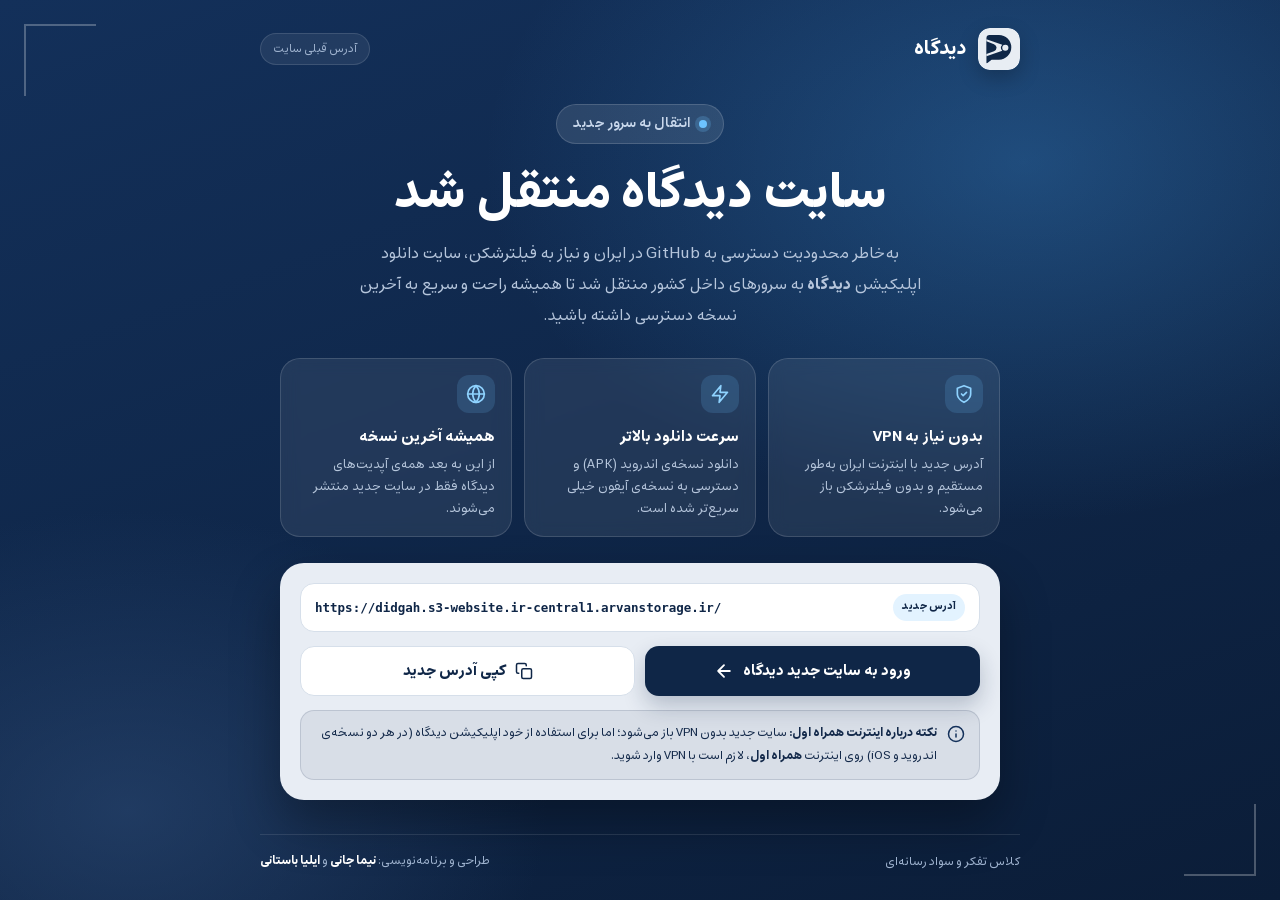
<file: index.html>
<!DOCTYPE html>
<html lang="fa" dir="rtl">
<head>
<meta charset="UTF-8">
<meta name="viewport" content="width=device-width, initial-scale=1, viewport-fit=cover">
<title>سایت دیدگاه منتقل شد | تفکر و سواد رسانه‌ای</title>
<meta name="description" content="سایت دانلود اپلیکیشن دیدگاه (تفکر و سواد رسانه‌ای) برای دسترسی بدون فیلترشکن به ابر آروان منتقل شد.">
<meta name="robots" content="noindex, follow">
<link rel="canonical" href="https://didgah.s3-website.ir-central1.arvanstorage.ir/">
<meta name="theme-color" content="#0f2647">
<link rel="icon" type="image/png" sizes="64x64" href="assets/img/logo-64.png">
<link rel="apple-touch-icon" href="assets/img/logo-192.png">
<link rel="preload" href="assets/fonts/estedad_regular.ttf" as="font" type="font/ttf" crossorigin>
<link rel="preload" href="assets/fonts/estedad_bold.ttf" as="font" type="font/ttf" crossorigin>
<style>
  @font-face { font-family: Estedad; src: url(assets/fonts/estedad_regular.ttf) format("truetype"); font-weight: 400; font-display: swap; }
  @font-face { font-family: Estedad; src: url(assets/fonts/estedad_medium.ttf) format("truetype"); font-weight: 500; font-display: swap; }
  @font-face { font-family: Estedad; src: url(assets/fonts/estedad_semibold.ttf) format("truetype"); font-weight: 600; font-display: swap; }
  @font-face { font-family: Estedad; src: url(assets/fonts/estedad_bold.ttf) format("truetype"); font-weight: 700; font-display: swap; }

  :root {
    --navy-900: #0b1d38;
    --navy-800: #0f2647;
    --navy-700: #13305a;
    --navy-500: #2c4a75;
    --blue: #3d8fd6;
    --ice: #e8edf4;
    --ice-2: #d6dfea;
    --text: #13294a;
    --muted: #5d6f88;
    --white: #ffffff;
    --safe-b: env(safe-area-inset-bottom, 0px);
  }
  * { box-sizing: border-box; margin: 0; padding: 0; }
  html { -webkit-text-size-adjust: 100%; }
  body {
    font-family: Estedad, Tahoma, sans-serif;
    color: var(--white);
    background: var(--navy-900);
    line-height: 1.9;
    -webkit-font-smoothing: antialiased;
    -webkit-tap-highlight-color: transparent;
    overflow-x: hidden;
  }
  a { color: inherit; text-decoration: none; }
  :focus-visible { outline: 3px solid #6cc3ff; outline-offset: 3px; border-radius: 8px; }

  .moved-page {
    position: relative;
    min-height: 100vh;
    min-height: 100svh;
    background:
      radial-gradient(900px 600px at 80% 18%, rgba(61,143,214,.35), transparent 60%),
      radial-gradient(700px 500px at 10% 90%, rgba(44,74,117,.6), transparent 60%),
      linear-gradient(160deg, var(--navy-700), var(--navy-900));
    display: flex;
    flex-direction: column;
    justify-content: space-between;
    padding: 28px 24px calc(26px + var(--safe-b));
    overflow: hidden;
  }

  .corner {
    position: absolute;
    width: 72px;
    height: 72px;
    border-color: rgba(255,255,255,.26);
    border-style: solid;
    pointer-events: none;
  }
  .corner.tl { top: 24px; left: 24px; border-width: 2px 0 0 2px; }
  .corner.br { bottom: 24px; right: 24px; border-width: 0 2px 2px 0; }

  .top-brand {
    width: min(760px, 100%);
    margin: 0 auto;
    display: flex;
    align-items: center;
    justify-content: space-between;
    position: relative;
    z-index: 2;
  }
  .brand {
    display: inline-flex;
    align-items: center;
    gap: 12px;
    font-weight: 700;
    font-size: 1.25rem;
    color: var(--white);
  }
  .brand svg {
    width: 42px;
    height: 42px;
    border-radius: 12px;
    box-shadow: 0 8px 20px rgba(0,0,0,.22);
  }
  .old-tag {
    font-size: 12px;
    color: #9fb3cf;
    background: rgba(255,255,255,.07);
    border: 1px solid rgba(255,255,255,.12);
    padding: 4px 12px;
    border-radius: 999px;
  }

  .center-card {
    width: min(720px, 100%);
    margin: 28px auto;
    position: relative;
    z-index: 2;
    text-align: center;
  }

  .eyebrow {
    display: inline-flex;
    align-items: center;
    gap: 8px;
    padding: 5px 16px;
    border-radius: 999px;
    font-size: 0.9rem;
    font-weight: 600;
    background: rgba(255,255,255,.1);
    color: #c9d8ec;
    border: 1px solid rgba(255,255,255,.15);
  }
  .eyebrow::before {
    content: "";
    width: 8px;
    height: 8px;
    border-radius: 50%;
    background: #6cc3ff;
    box-shadow: 0 0 0 4px rgba(108,195,255,.22);
  }

  .center-card h1 {
    font-size: clamp(2rem, 4.8vw, 3.2rem);
    font-weight: 700;
    line-height: 1.35;
    margin: 16px 0 10px;
  }

  .lead {
    color: #b6c6dc;
    font-size: 1.02rem;
    max-width: 580px;
    margin: 0 auto;
  }

  .reasons {
    display: grid;
    grid-template-columns: repeat(3, 1fr);
    gap: 12px;
    margin-top: 26px;
    text-align: right;
  }
  .reason {
    background: rgba(255,255,255,.08);
    border: 1px solid rgba(255,255,255,.14);
    border-radius: 20px;
    padding: 16px;
    -webkit-backdrop-filter: blur(8px);
    backdrop-filter: blur(8px);
  }
  .reason-ic {
    width: 38px;
    height: 38px;
    border-radius: 12px;
    background: rgba(108,195,255,.16);
    color: #8fd3ff;
    display: flex;
    align-items: center;
    justify-content: center;
    margin-bottom: 10px;
  }
  .reason h3 {
    font-size: 0.95rem;
    font-weight: 700;
    color: var(--white);
    margin-bottom: 4px;
  }
  .reason p {
    font-size: 0.82rem;
    color: #b6c6dc;
    line-height: 1.65;
  }

  .cta-panel {
    margin-top: 26px;
    background: var(--ice);
    color: var(--text);
    border-radius: 24px;
    padding: 20px;
    box-shadow: 0 24px 50px rgba(0,0,0,.32);
  }
  .new-url-box {
    display: flex;
    align-items: center;
    justify-content: space-between;
    gap: 10px;
    background: var(--white);
    border: 1px solid var(--ice-2);
    border-radius: 14px;
    padding: 10px 14px;
    margin-bottom: 14px;
    direction: ltr;
  }
  .new-url-text {
    font-family: ui-monospace, SFMono-Regular, Menlo, monospace;
    font-size: 12.5px;
    color: var(--navy-800);
    font-weight: 600;
    overflow: hidden;
    text-overflow: ellipsis;
    white-space: nowrap;
  }
  .url-badge {
    flex: none;
    background: #e3f3ff;
    color: var(--navy-800);
    font-family: Estedad, Tahoma, sans-serif;
    font-size: 11px;
    font-weight: 700;
    padding: 3px 9px;
    border-radius: 999px;
  }

  .cta-row {
    display: grid;
    grid-template-columns: 1fr 1fr;
    gap: 10px;
    width: 100%;
  }
  .btn {
    display: inline-flex;
    align-items: center;
    justify-content: center;
    gap: 9px;
    width: 100%;
    height: 50px;
    padding: 0 20px;
    font-family: inherit;
    font-weight: 700;
    font-size: 0.96rem;
    border-radius: 14px;
    border: 0;
    cursor: pointer;
    text-decoration: none;
    transition: transform .15s, box-shadow .2s, background .2s;
  }
  .btn:active { transform: scale(.98); }
  .btn-dark {
    background: var(--navy-800);
    color: var(--white);
    box-shadow: 0 10px 22px rgba(15,38,71,.24);
  }
  .btn-light {
    background: var(--white);
    color: var(--navy-800);
    border: 1.5px solid var(--ice-2);
  }
  @media (hover: hover) {
    .btn-dark:hover { background: var(--navy-700); transform: translateY(-2px); }
    .btn-light:hover { background: #f5f8fc; }
  }

  .mci-note {
    margin-top: 14px;
    display: flex;
    align-items: flex-start;
    gap: 10px;
    text-align: right;
    background: rgba(15,38,71,.07);
    border: 1px solid rgba(15,38,71,.14);
    border-radius: 14px;
    padding: 11px 14px;
    font-size: 12.5px;
    line-height: 1.75;
    color: var(--text);
  }
  .mci-note svg {
    flex: none;
    margin-top: 3px;
    color: var(--navy-700);
  }

  .foot {
    width: min(760px, 100%);
    margin: 0 auto;
    padding-top: 14px;
    border-top: 1px solid rgba(255,255,255,.1);
    display: flex;
    align-items: center;
    justify-content: space-between;
    flex-wrap: wrap;
    gap: 8px;
    font-size: 12.5px;
    color: #9fb3cf;
    position: relative;
    z-index: 2;
  }
  .foot b { color: var(--white); }

  .toast {
    position: fixed;
    bottom: 22px;
    left: 50%;
    transform: translateX(-50%) translateY(20px);
    background: var(--navy-800);
    color: var(--white);
    border: 1px solid rgba(255,255,255,.2);
    padding: 10px 18px;
    border-radius: 14px;
    font-size: 13px;
    opacity: 0;
    pointer-events: none;
    transition: .2s;
    z-index: 99;
  }
  .toast.show { opacity: 1; transform: translateX(-50%) translateY(0); }

  @media (max-width: 680px) {
    .corner { display: none; }
    .moved-page { padding: 20px 16px calc(22px + var(--safe-b)); }
    .center-card { margin: 20px auto; }
    .center-card h1 { font-size: 1.85rem; }
    .lead { font-size: 0.92rem; }
    .reasons { grid-template-columns: 1fr; gap: 10px; }
    .cta-panel { padding: 16px; }
    .cta-row { grid-template-columns: 1fr; }
    .foot { flex-direction: column; align-items: center; text-align: center; }
  }
</style>
</head>
<body>
  <div class="moved-page">
    <span class="corner tl" aria-hidden="true"></span>
    <span class="corner br" aria-hidden="true"></span>

    <header class="top-brand">
      <a class="brand" href="https://didgah.s3-website.ir-central1.arvanstorage.ir/">
        <svg xmlns="http://www.w3.org/2000/svg" viewBox="0 0 822 822" aria-hidden="true"><g transform="translate(-235 -211)"><path fill="#E8EDF3" d="M465,211L827,211A230,230 0 0 1,1057 441L1057,803A230,230 0 0 1,827 1033L465,1033A230,230 0 0 1,235 803L235,441A230,230 0 0 1,465 211Z"/><path fill="#0F2747" d="M400,410Q400,347 463,347L645,347A242,242 0 0 1,645 831L502,831L418,896Q400,906 400,885Z"/><path fill="#E8EDF3" d="M400,430L710,540A84,84 0 0 0,710 657L400,765Z"/><path fill="#0F2747" d="M400,472L548,530Q598,552 598,598Q598,644 548,666L400,722Z"/><path fill="#E8EDF3" d="M710,598A60,60 0,1 0,830 598A60,60 0,1 0,710 598Z"/></g></svg>
        دیدگاه
      </a>
      <span class="old-tag">آدرس قبلی سایت</span>
    </header>

    <main class="center-card">
      <span class="eyebrow">انتقال به سرور جدید</span>
      <h1>سایت دیدگاه منتقل شد</h1>
      <p class="lead">
        به‌خاطر محدودیت دسترسی به GitHub در ایران و نیاز به فیلترشکن، سایت دانلود اپلیکیشن <b>دیدگاه</b> به سرورهای داخل کشور منتقل شد تا همیشه راحت و سریع به آخرین نسخه دسترسی داشته باشید.
      </p>

      <div class="reasons">
        <div class="reason">
          <div class="reason-ic" aria-hidden="true">
            <svg width="20" height="20" viewBox="0 0 24 24" fill="none" stroke="currentColor" stroke-width="2" stroke-linecap="round" stroke-linejoin="round"><path d="M12 22s8-4 8-10V5l-8-3-8 3v7c0 6 8 10 8 10z"/><path d="M9 12l2 2 4-4"/></svg>
          </div>
          <h3>بدون نیاز به VPN</h3>
          <p>آدرس جدید با اینترنت ایران به‌طور مستقیم و بدون فیلترشکن باز می‌شود.</p>
        </div>
        <div class="reason">
          <div class="reason-ic" aria-hidden="true">
            <svg width="20" height="20" viewBox="0 0 24 24" fill="none" stroke="currentColor" stroke-width="2" stroke-linecap="round" stroke-linejoin="round"><polygon points="13 2 3 14 12 14 11 22 21 10 12 10 13 2"/></svg>
          </div>
          <h3>سرعت دانلود بالاتر</h3>
          <p>دانلود نسخه‌ی اندروید (APK) و دسترسی به نسخه‌ی آیفون خیلی سریع‌تر شده است.</p>
        </div>
        <div class="reason">
          <div class="reason-ic" aria-hidden="true">
            <svg width="20" height="20" viewBox="0 0 24 24" fill="none" stroke="currentColor" stroke-width="2" stroke-linecap="round" stroke-linejoin="round"><circle cx="12" cy="12" r="10"/><line x1="2" y1="12" x2="22" y2="12"/><path d="M12 2a15.3 15.3 0 0 1 4 10 15.3 15.3 0 0 1-4 10 15.3 15.3 0 0 1-4-10 15.3 15.3 0 0 1 4-10z"/></svg>
          </div>
          <h3>همیشه آخرین نسخه</h3>
          <p>از این به بعد همه‌ی آپدیت‌های دیدگاه فقط در سایت جدید منتشر می‌شوند.</p>
        </div>
      </div>

      <div class="cta-panel">
        <div class="new-url-box">
          <span class="new-url-text">https://didgah.s3-website.ir-central1.arvanstorage.ir/</span>
          <span class="url-badge">آدرس جدید</span>
        </div>
        <div class="cta-row">
          <a class="btn btn-dark" href="https://didgah.s3-website.ir-central1.arvanstorage.ir/">
            ورود به سایت جدید دیدگاه
            <svg width="20" height="20" viewBox="0 0 24 24" fill="none" stroke="currentColor" stroke-width="2.2" stroke-linecap="round" stroke-linejoin="round" aria-hidden="true"><path d="M19 12H5M12 19l-7-7 7-7"/></svg>
          </a>
          <button class="btn btn-light" id="copyBtn" type="button">
            <svg width="18" height="18" viewBox="0 0 24 24" fill="none" stroke="currentColor" stroke-width="2" stroke-linecap="round" stroke-linejoin="round" aria-hidden="true"><rect x="9" y="9" width="13" height="13" rx="2"/><path d="M5 15H4a2 2 0 0 1-2-2V4a2 2 0 0 1 2-2h9a2 2 0 0 1 2 2v1"/></svg>
            کپی آدرس جدید
          </button>
        </div>
        <div class="mci-note">
          <svg width="18" height="18" viewBox="0 0 24 24" fill="none" stroke="currentColor" stroke-width="2" stroke-linecap="round" stroke-linejoin="round" aria-hidden="true"><circle cx="12" cy="12" r="10"/><line x1="12" y1="16" x2="12" y2="12"/><line x1="12" y1="8" x2="12.01" y2="8"/></svg>
          <span><b>نکته درباره اینترنت همراه اول:</b> سایت جدید بدون VPN باز می‌شود؛ اما برای استفاده از خود اپلیکیشن دیدگاه (در هر دو نسخه‌ی اندروید و iOS) روی اینترنت <b>همراه اول</b>، لازم است با VPN وارد شوید.</span>
        </div>
      </div>
    </main>

    <footer class="foot">
      <span>کلاس تفکر و سواد رسانه‌ای</span>
      <span>طراحی و برنامه‌نویسی: <b>نیما جانی</b> و <b>ایلیا باستانی</b></span>
    </footer>
  </div>

  <div class="toast" id="toast" role="status" aria-live="polite">آدرس جدید کپی شد</div>

  <script>
    const toast = document.getElementById('toast');
    let timer;
    document.getElementById('copyBtn').addEventListener('click', () => {
      const url = 'https://didgah.s3-website.ir-central1.arvanstorage.ir/';
      if (navigator.clipboard?.writeText) {
        navigator.clipboard.writeText(url).catch(() => {});
      }
      toast.classList.add('show');
      clearTimeout(timer);
      timer = setTimeout(() => toast.classList.remove('show'), 2500);
    });
  </script>
</body>
</html>
</file>
